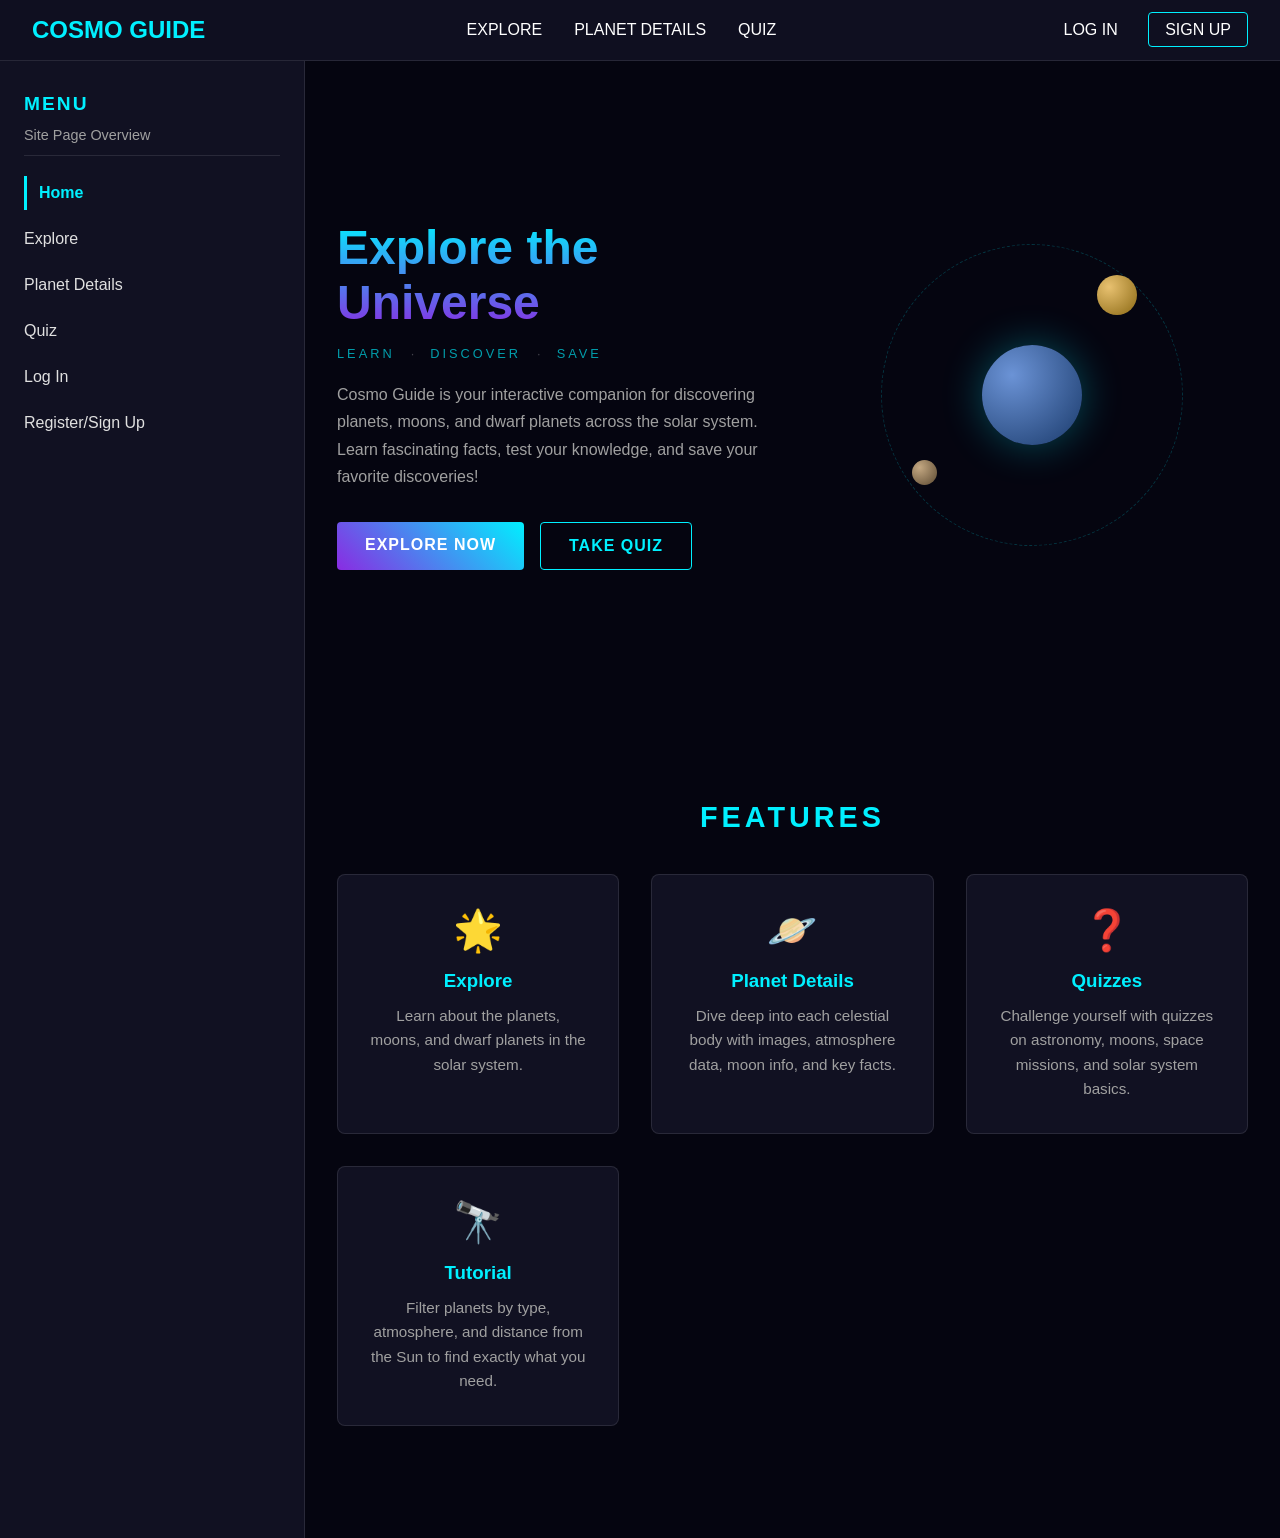
<file: index.html>
<!DOCTYPE html>
<html lang="en">

<head>
    <meta charset="UTF-8">
    <meta name="viewport" content="width=device-width, initial-scale=1.0">
    <title>Cosmo Guide</title>
    <link rel="stylesheet" href="home.css">
</head>

<body>
    <nav class="navbar">
        <div class="logo-group">
            <a href="index.html" class="logo">Cosmo Guide</a>
            <span id="welcome-user" class="welcome-user hidden"></span>
        </div>
        <ul class="nav-links">
            <li><a href="explore.html">Explore</a></li>
            <li><a href="planet.html">Planet details</a></li>
            <li><a href="quiz.html">Quiz</a></li>
        </ul>
        <div class="auth-links">
            <a href="login.html" class="btn-nav">log in</a>
            <a href="register.html" class="btn-nav outline">Sign up</a>
        </div>
    </nav>

    <div class="home-layout">
        <aside class="site-menu">
            <h2>Menu</h2>
            <p class="menu-overview">Site Page Overview</p>
            <nav class="menu-links">
                <a href="index.html" class="active">Home</a>
                <a href="explore.html">Explore</a>
                <a href="planet.html">Planet details</a>
                <a href="quiz.html">Quiz</a>
                <a href="login.html">Log in</a>
                <a href="register.html">Register/Sign Up</a>
            </nav>
        </aside>

        <main class="home-main">
            <section class="hero">
                <div class="hero-content">
                    <h1>Explore the Universe</h1>
                    <div class="pill-group">
                        <span class="pill">LEARN</span>
                        <span class="pill">DISCOVER</span>
                        <span class="pill">SAVE</span>
                    </div>
                    <p class="hero-blurb">
                        Cosmo Guide is your interactive companion for discovering planets, moons, and dwarf
                        planets across the solar system. Learn fascinating facts, test your knowledge, and
                        save your favorite discoveries!
                    </p>
                    <div class="cta-buttons">
                        <a href="explore.html" class="btn-primary">explore now</a>
                        <a href="quiz.html" class="btn-secondary">take quiz</a>
                    </div>
                </div>
                <div class="hero-visual">
                    <div class="planet-orbit">
                        <div class="planet planet-1"></div>
                        <div class="planet planet-2"></div>
                        <div class="planet planet-3"></div>
                    </div>
                </div>
            </section>

            <section class="features">
                <h2>FEATURES</h2>
                <div class="feature-grid">
                    <div class="feature-card">
                        <div class="feature-icon">🌟</div>
                        <h3>Explore</h3>
                        <p>Learn about the planets, moons, and dwarf planets in the solar system.</p>
                    </div>
                    <div class="feature-card">
                        <div class="feature-icon">🪐</div>
                        <h3>Planet details</h3>
                        <p>Dive deep into each celestial body with images, atmosphere data, moon info, and key facts.
                        </p>
                    </div>
                    <div class="feature-card">
                        <div class="feature-icon">❓</div>
                        <h3>Quizzes</h3>
                        <p>Challenge yourself with quizzes on astronomy, moons, space missions, and solar system basics.
                        </p>
                    </div>
                    <div class="feature-card">
                        <div class="feature-icon">🔭</div>
                        <h3>Tutorial</h3>
                        <p>Filter planets by type, atmosphere, and distance from the Sun to find exactly what you need.
                        </p>
                    </div>
                </div>
            </section>

        </main>
    </div>
    <script src="user.js"></script>
</body>

</html>
</file>
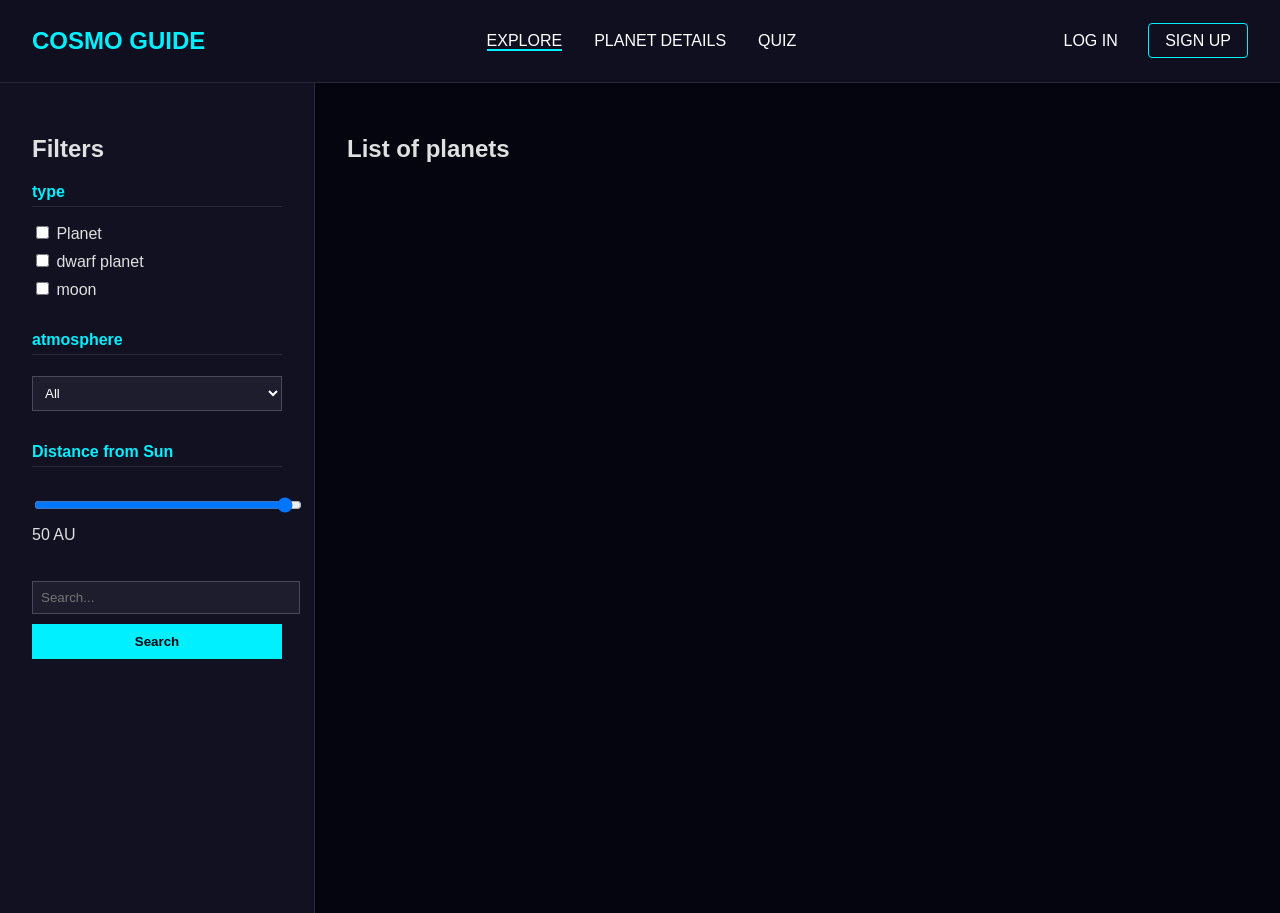
<file: explore.html>
<!DOCTYPE html>
<html lang="en">

<head>
    <meta charset="UTF-8">
    <meta name="viewport" content="width=device-width, initial-scale=1.0">
    <title>Explore - Cosmo Guide</title>
    <link rel="stylesheet" href="explore.css">
</head>

<body>
    <nav class="navbar">
        <div class="logo-group">
            <a href="index.html" class="logo">Cosmo Guide</a>
            <span id="welcome-user" class="welcome-user hidden"></span>
        </div>
        <ul class="nav-links">
            <li><a href="explore.html" class="active">Explore</a></li>
            <li><a href="planet.html">Planet details</a></li>
            <li><a href="quiz.html">Quiz</a></li>
        </ul>
        <div class="auth-links">
            <a href="login.html" class="btn-nav">log in</a>
            <a href="#" class="btn-nav outline">Sign up</a>
        </div>
    </nav>

    <div class="explore-layout">
        <aside class="sidebar">
            <h2>Filters</h2>

            <div class="filter-section">
                <h3>type</h3>
                <label><input type="checkbox" name="type" value="Planet"> Planet</label>
                <label><input type="checkbox" name="type" value="dwarf planet"> dwarf planet</label>
                <label><input type="checkbox" name="type" value="moon"> moon</label>
            </div>

            <div class="filter-section">
                <h3>atmosphere</h3>
                <select id="atmosphere-select">
                    <option value="All">All</option>
                    <option value="None">None</option>
                    <option value="Carbon Dioxide">Carbon Dioxide</option>
                    <option value="Nitrogen">Nitrogen</option>
                </select>
            </div>

            <div class="filter-section">
                <h3>Distance from Sun</h3>
                <input type="range" id="distance" min="0" max="50" step="0.1" value="50">
                <span id="distance-val">50 AU</span>
            </div>

            <div class="search-section">
                <input type="text" id="search-input" placeholder="Search...">
                <button id="search-btn">Search</button>
            </div>
        </aside>

        <main class="content">
            <h2>List of planets</h2>
            <div id="planet-grid" class="planet-grid">
            </div>
        </main>
    </div>

    <script src="explore.js"></script>
    <script src="user.js"></script>
</body>

</html>
</file>
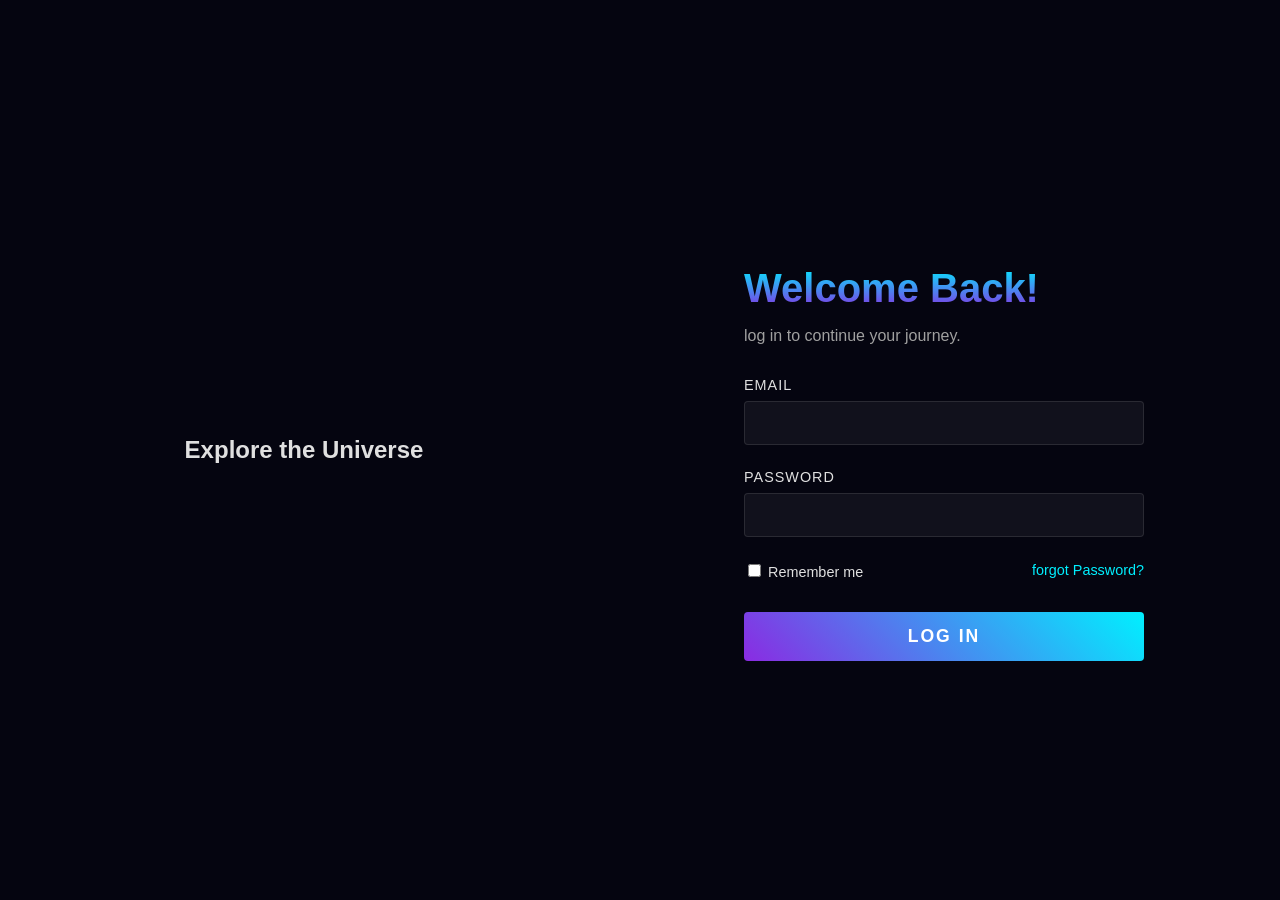
<file: login.html>
<!DOCTYPE html>
<html lang="en">

<head>
    <meta charset="UTF-8">
    <meta name="viewport" content="width=device-width, initial-scale=1.0">
    <title>Login - Cosmo Guide</title>
    <link rel="stylesheet" href="login.css">
</head>

<body>
    <div class="login-container">
        <div class="image-section">
            <div class="image-overlay">
                <h2>Explore the Universe</h2>
            </div>
        </div>

        <div class="form-section">
            <div class="form-wrapper">
                <h1>Welcome Back!</h1>
                <p class="subtitle">log in to continue your journey.</p>

                <div id="error-message" class="error-hidden"></div>

                <form id="login-form" action="login.php" method="POST">
                    <div class="input-group">
                        <label for="email">email</label>
                        <input type="email" id="email" name="email" required>
                    </div>

                    <div class="input-group">
                        <label for="password">Password</label>
                        <input type="password" id="password" name="password" required>
                    </div>

                    <div class="form-actions">
                        <label class="remember-me">
                            <input type="checkbox" name="remember"> Remember me
                        </label>
                        <a href="#" id="forgot-pass-link" class="forgot-pass">forgot Password?</a>
                    </div>

                    <button type="submit" class="btn-primary">LOG IN</button>
                </form>
            </div>
        </div>
    </div>

    <div id="reset-modal" class="modal hidden">
        <div class="modal-content">
            <h2>Reset Password</h2>
            <p class="modal-subtitle">Enter your email and choose a new password.</p>

            <div id="reset-error" class="error-hidden"></div>
            <div id="reset-success" class="success-hidden"></div>

            <form id="reset-form">
                <div class="input-group">
                    <label for="reset-email">email</label>
                    <input type="email" id="reset-email" name="email" required>
                </div>

                <div class="input-group">
                    <label for="reset-password">New Password</label>
                    <input type="password" id="reset-password" name="password" required>
                </div>

                <div class="input-group">
                    <label for="reset-confirm-password">Confirm Password</label>
                    <input type="password" id="reset-confirm-password" name="confirm_password" required>
                </div>

                <div class="modal-actions">
                    <button type="button" id="reset-cancel" class="btn-secondary">Cancel</button>
                    <button type="submit" class="btn-primary">Update Password</button>
                </div>
            </form>
        </div>
    </div>

    <script src="login.js"></script>
</body>

</html>
</file>
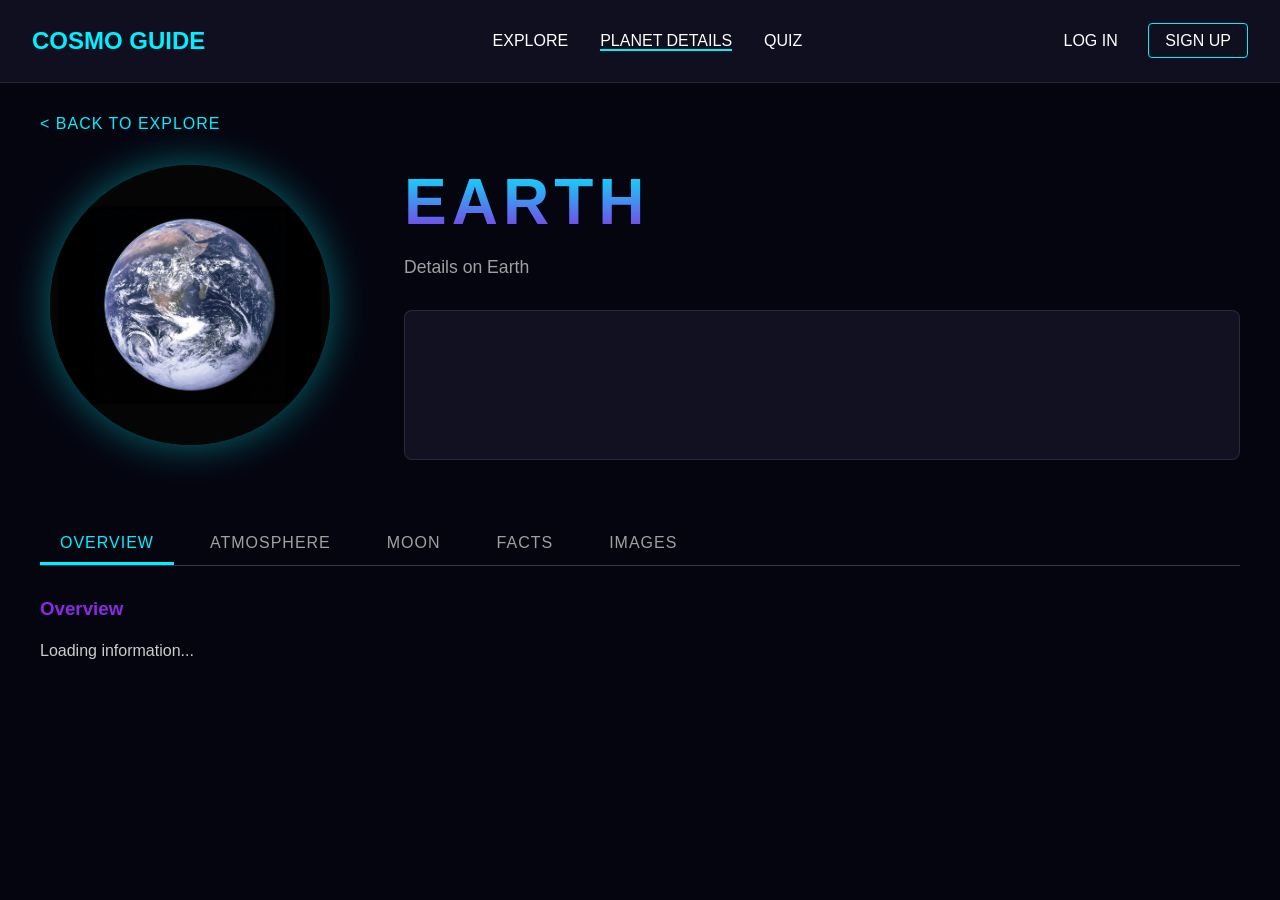
<file: planet.html>
<!DOCTYPE html>
<html lang="en">

<head>
    <meta charset="UTF-8">
    <meta name="viewport" content="width=device-width, initial-scale=1.0">
    <title>Earth - Planet Details - Cosmo Guide</title>
    <link rel="stylesheet" href="planet.css">
</head>

<body>
    <nav class="navbar">
        <div class="logo-group">
            <a href="index.html" class="logo">Cosmo Guide</a>
            <span id="welcome-user" class="welcome-user hidden"></span>
        </div>
        <ul class="nav-links">
            <li><a href="explore.html">Explore</a></li>
            <li><a href="planet.html" class="active">Planet details</a></li>
            <li><a href="quiz.html">Quiz</a></li>
        </ul>
        <div class="auth-links">
            <a href="login.html" class="btn-nav">log in</a>
            <a href="register.html" class="btn-nav outline">Sign up</a>
        </div>
    </nav>

    <div class="planet-layout">
        <div class="top-row">
            <a href="explore.html" class="back-link">&lt; Back to Explore</a>
        </div>

        <div class="hero-section">
            <div class="planet-visual-container">
                <img id="planet-image" class="planet-image" src="images/planets/earth.jpg" alt="Earth">
            </div>
            <div class="planet-info-container">
                <h1 id="planet-name">EARTH</h1>
                <p class="planet-desc">Details on Earth</p>
                <div class="data-box" id="quick-stats">
                </div>
            </div>
        </div>

        <div class="tabs-container">
            <div class="tab-buttons">
                <button class="tab-btn active" data-tab="overview">Overview</button>
                <button class="tab-btn" data-tab="atmosphere">Atmosphere</button>
                <button class="tab-btn" data-tab="moon">Moon</button>
                <button class="tab-btn" data-tab="facts">Facts</button>
                <button class="tab-btn" data-tab="images">Images</button>
            </div>

            <div class="tab-content active" id="overview">
                <h3>Overview</h3>
                <p id="overview-text">Loading information...</p>
            </div>
            <div class="tab-content" id="atmosphere">
                <h3>Atmospheric Composition</h3>
                <p id="atmosphere-text">Loading information...</p>
            </div>
            <div class="tab-content" id="moon">
                <h3>Moons & Satellites</h3>
                <ul id="moon-list"></ul>
            </div>
            <div class="tab-content" id="facts">
                <h3>Quick Facts</h3>
                <ul id="facts-list"></ul>
            </div>
            <div class="tab-content" id="images">
                <h3>Image Gallery</h3>
                <div id="planet-gallery" class="planet-gallery"></div>
            </div>
        </div>
    </div>

    <script src="planet.js"></script>
    <script src="user.js"></script>
</body>

</html>
</file>
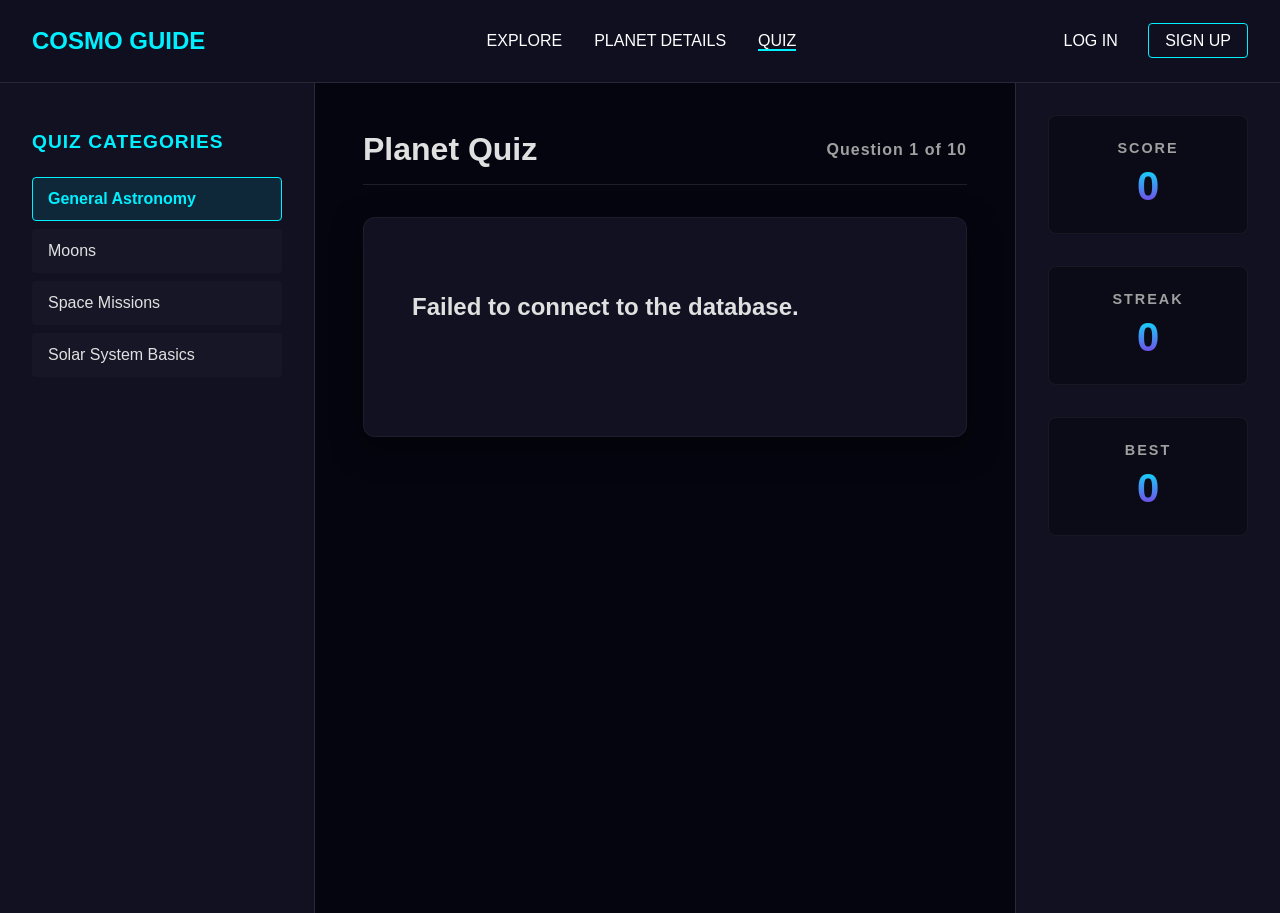
<file: quiz.html>
<!DOCTYPE html>
<html lang="en">

<head>
    <meta charset="UTF-8">
    <meta name="viewport" content="width=device-width, initial-scale=1.0">
    <title>Quiz - Cosmo Guide</title>
    <link rel="stylesheet" href="quiz.css">
</head>

<body>
    <nav class="navbar">
        <div class="logo-group">
            <a href="index.html" class="logo">Cosmo Guide</a>
            <span id="welcome-user" class="welcome-user hidden"></span>
        </div>
        <ul class="nav-links">
            <li><a href="explore.html">Explore</a></li>
            <li><a href="planet.html">Planet details</a></li>
            <li><a href="quiz.html" class="active">Quiz</a></li>
        </ul>
        <div class="auth-links">
            <a href="login.html" class="btn-nav">log in</a>
            <a href="register.html" class="btn-nav outline">Sign up</a>
        </div>
    </nav>

    <div class="quiz-layout">
        <aside class="quiz-sidebar">
            <h2>Quiz Categories</h2>
            <ul class="category-list">
                <li class="active">General Astronomy</li>
                <li>Moons</li>
                <li>Space Missions</li>
                <li>Solar System Basics</li>
            </ul>
        </aside>

        <main class="quiz-main">
            <div class="quiz-header">
                <h2>Planet Quiz</h2>
                <span class="question-tracker">Question <span id="q-current">1</span> of <span
                        id="q-total">10</span></span>
            </div>

            <div class="question-container">
                <h3 id="question-text">Loading question...</h3>

                <div class="options-grid" id="options-container">
                </div>

                <button id="next-btn" class="btn-primary hidden">Next Question</button>
            </div>
        </main>

        <aside class="score-panel">
            <div class="score-card">
                <h3>Score</h3>
                <p id="score-val" class="gradient-text">0</p>
            </div>
            <div class="score-card">
                <h3>Streak</h3>
                <p id="streak-val" class="gradient-text">0</p>
            </div>
            <div class="score-card">
                <h3>Best</h3>
                <p id="best-val" class="gradient-text">0</p>
            </div>
        </aside>
    </div>

    <script src="quiz.js"></script>
    <script src="user.js"></script>
</body>

</html>
</file>
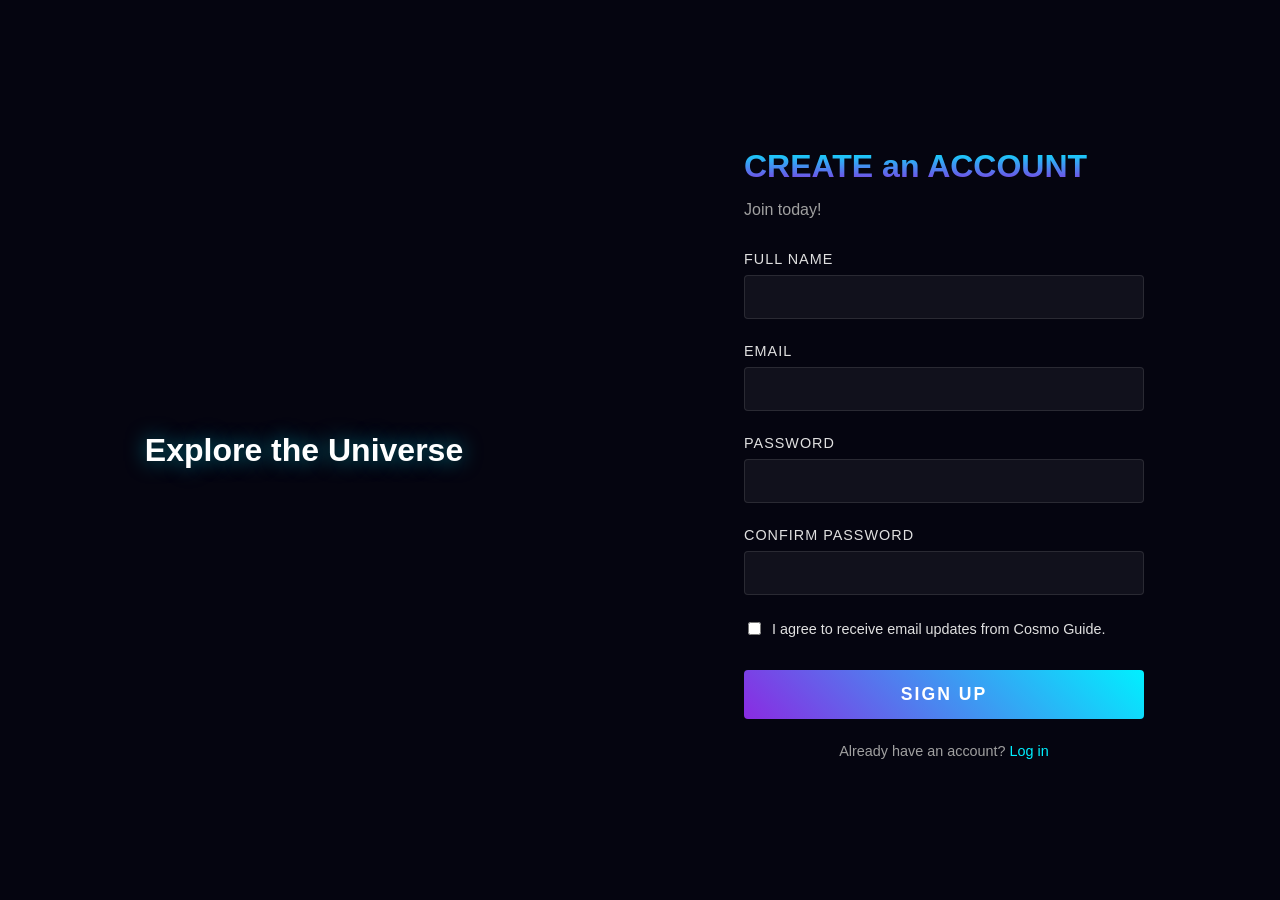
<file: register.html>
<!DOCTYPE html>
<html lang="en">

<head>
    <meta charset="UTF-8">
    <meta name="viewport" content="width=device-width, initial-scale=1.0">
    <title>Register - Cosmo Guide</title>
    <link rel="stylesheet" href="register.css">
</head>

<body>
    <div class="register-container">
        <div class="image-section">
            <div class="image-overlay">
                <h2>Explore the Universe</h2>
            </div>
        </div>

        <div class="form-section">
            <div class="form-wrapper">
                <h1>CREATE an ACCOUNT</h1>
                <p class="subtitle">Join today!</p>

                <div id="error-message" class="error-hidden"></div>

                <form id="register-form" action="register.php" method="POST">
                    <div class="input-group">
                        <label for="full-name">full name</label>
                        <input type="text" id="full-name" name="full_name" required>
                    </div>

                    <div class="input-group">
                        <label for="email">email</label>
                        <input type="email" id="email" name="email" required>
                    </div>

                    <div class="input-group">
                        <label for="password">Password</label>
                        <input type="password" id="password" name="password" required>
                    </div>

                    <div class="input-group">
                        <label for="confirm-password">Confirm Password</label>
                        <input type="password" id="confirm-password" name="confirm_password" required>
                    </div>

                    <div class="form-actions">
                        <label class="agree-terms">
                            <input type="checkbox" name="agree" required> I agree to receive email updates from Cosmo Guide.
                        </label>
                    </div>

                    <button type="submit" class="btn-primary">sign up</button>

                    <p class="login-link">Already have an account? <a href="login.html">Log in</a></p>
                </form>
            </div>
        </div>
    </div>
    <script src="register.js"></script>
</body>

</html>
</file>
<file: home.css>
:root {
    --bg-dark: #050510;
    --bg-panel: #111122;
    --text-light: #e0e0e0;
    --accent-blue: #00f0ff;
    --accent-purple: #8a2be2;
}

body {
    margin: 0;
    font-family: 'Segoe UI', Tahoma, Geneva, Verdana, sans-serif;
    background-color: var(--bg-dark);
    color: var(--text-light);
}

/* Navbar */
.navbar {
    display: flex;
    justify-content: space-between;
    align-items: center;
    padding: 1rem 2rem;
    background-color: rgba(17, 17, 34, 0.9);
    border-bottom: 1px solid rgba(255, 255, 255, 0.1);
}

.logo-group {
    display: flex;
    align-items: baseline;
    gap: 0.75rem;
    flex-wrap: wrap;
}

.logo {
    font-size: 1.5rem;
    font-weight: bold;
    color: var(--accent-blue);
    text-transform: uppercase;
    text-decoration: none;
}

.welcome-user {
    font-size: 0.9rem;
    color: #a0a0a0;
}

.welcome-user.hidden {
    display: none;
}

.nav-links {
    list-style: none;
    display: flex;
    gap: 2rem;
    margin: 0;
    padding: 0;
}

.nav-links a {
    color: white;
    text-decoration: none;
    text-transform: uppercase;
}

.nav-links a.active {
    border-bottom: 2px solid var(--accent-blue);
}

.auth-links .btn-nav {
    color: white;
    text-decoration: none;
    padding: 8px 16px;
    margin-left: 10px;
    text-transform: uppercase;
}

.btn-nav.outline {
    border: 1px solid var(--accent-blue);
    border-radius: 4px;
}

/* Layout */
.home-layout {
    display: flex;
    min-height: calc(100vh - 70px);
}

.site-menu {
    flex: 0 0 20%;
    min-width: 180px;
    max-width: 260px;
    background-color: var(--bg-panel);
    padding: 2rem 1.5rem;
    border-right: 1px solid rgba(255, 255, 255, 0.1);
}

.site-menu h2 {
    margin: 0 0 0.75rem;
    font-size: 1.2rem;
    color: var(--accent-blue);
    text-transform: uppercase;
    letter-spacing: 2px;
}

.menu-overview {
    margin: 0 0 1.25rem;
    padding-bottom: 0.75rem;
    font-size: 0.9rem;
    color: #a0a0a0;
    text-transform: capitalize;
    border-bottom: 1px solid rgba(255, 255, 255, 0.1);
}

.menu-links {
    display: flex;
    flex-direction: column;
    gap: 0.75rem;
}

.menu-links a {
    color: var(--text-light);
    text-decoration: none;
    padding: 0.5rem 0;
    text-transform: capitalize;
    transition: color 0.2s ease;
}

.menu-links a:hover,
.menu-links a.active {
    color: var(--accent-blue);
}

.menu-links a.active {
    font-weight: bold;
    border-left: 3px solid var(--accent-blue);
    padding-left: 0.75rem;
}

/* Hero */
.home-main {
    flex: 1;
    padding: 0 2rem 4rem;
    overflow-y: auto;
}

.hero {
    display: flex;
    align-items: center;
    gap: 3rem;
    padding: 4rem 0;
    min-height: 60vh;
}

.hero-content {
    flex: 1;
}

.hero h1 {
    font-size: 3rem;
    margin: 0 0 1rem;
    background: -webkit-linear-gradient(var(--accent-blue), var(--accent-purple));
    -webkit-background-clip: text;
    -webkit-text-fill-color: transparent;
}

.hero-blurb {
    color: #a0a0a0;
    line-height: 1.7;
    margin-bottom: 2rem;
    max-width: 520px;
}

.pill-group {
    display: flex;
    align-items: center;
    margin-bottom: 1.25rem;
    flex-wrap: wrap;
}

.pill {
    font-size: 0.8rem;
    font-weight: 500;
    letter-spacing: 3px;
    color: rgba(0, 240, 255, 0.65);
    text-transform: uppercase;
}

.pill + .pill::before {
    content: '·';
    margin: 0 1rem;
    color: rgba(255, 255, 255, 0.25);
    font-weight: 400;
    letter-spacing: 0;
}

.cta-buttons {
    display: flex;
    gap: 1rem;
    flex-wrap: wrap;
}

.btn-primary,
.btn-secondary {
    padding: 14px 28px;
    font-weight: bold;
    font-size: 1rem;
    border-radius: 4px;
    text-transform: uppercase;
    letter-spacing: 1px;
    text-decoration: none;
    transition: transform 0.2s ease;
}

.btn-primary {
    background: linear-gradient(45deg, var(--accent-purple), var(--accent-blue));
    color: white;
    border: none;
}

.btn-secondary {
    background: transparent;
    color: var(--accent-blue);
    border: 1px solid var(--accent-blue);
}

.btn-primary:hover,
.btn-secondary:hover {
    transform: scale(1.02);
}

/* Hero visual */
.hero-visual {
    flex: 1;
    display: flex;
    justify-content: center;
    align-items: center;
}

.planet-orbit {
    position: relative;
    width: 300px;
    height: 300px;
    border: 1px dashed rgba(0, 240, 255, 0.2);
    border-radius: 50%;
}

.planet {
    position: absolute;
    border-radius: 50%;
}

.planet-1 {
    width: 100px;
    height: 100px;
    background: radial-gradient(circle at 30% 30%, #6b93d6, #1a3a6b);
    top: 50%;
    left: 50%;
    transform: translate(-50%, -50%);
    box-shadow: 0 0 40px rgba(0, 240, 255, 0.3);
}

.planet-2 {
    width: 40px;
    height: 40px;
    background: radial-gradient(circle at 30% 30%, #e8c170, #8b6914);
    top: 10%;
    right: 15%;
}

.planet-3 {
    width: 25px;
    height: 25px;
    background: radial-gradient(circle at 30% 30%, #c4a882, #5c4a32);
    bottom: 20%;
    left: 10%;
}

/* Features */
.features {
    padding: 3rem 0;
}

.features h2 {
    text-align: center;
    font-size: 1.8rem;
    letter-spacing: 4px;
    color: var(--accent-blue);
    margin-bottom: 2.5rem;
}

.feature-grid {
    display: grid;
    grid-template-columns: repeat(auto-fit, minmax(250px, 1fr));
    gap: 2rem;
}

.feature-card {
    background-color: var(--bg-panel);
    padding: 2rem;
    border-radius: 8px;
    border: 1px solid rgba(255, 255, 255, 0.1);
    text-align: center;
    transition: transform 0.2s, border-color 0.2s;
}

.feature-card:hover {
    transform: translateY(-5px);
    border-color: var(--accent-blue);
}

.feature-icon {
    font-size: 2.5rem;
    margin-bottom: 1rem;
}

.feature-card h3 {
    color: var(--accent-blue);
    margin: 0 0 0.75rem;
    text-transform: capitalize;
}

.feature-card p {
    color: #a0a0a0;
    line-height: 1.6;
    margin: 0;
    font-size: 0.95rem;
}

@media (max-width: 768px) {
    .home-layout {
        flex-direction: column;
    }

    .site-menu {
        flex: none;
        max-width: none;
        width: 100%;
        border-right: none;
        border-bottom: 1px solid rgba(255, 255, 255, 0.1);
        padding: 1.5rem 2rem;
    }

    .menu-links {
        flex-direction: row;
        flex-wrap: wrap;
        gap: 1rem 1.5rem;
    }

    .menu-links a.active {
        border-left: none;
        padding-left: 0;
        border-bottom: 2px solid var(--accent-blue);
    }

    .hero {
        flex-direction: column;
        text-align: center;
        padding: 2rem 0;
    }

    .hero-blurb {
        margin-left: auto;
        margin-right: auto;
    }

    .pill-group,
    .cta-buttons {
        justify-content: center;
    }

    .nav-links {
        display: none;
    }
}
</file>
<file: explore.css>
/* Inherit root variables from login */
:root {
    --bg-dark: #050510;
    --bg-panel: #111122;
    --text-light: #e0e0e0;
    --accent-blue: #00f0ff;
}

body {
    margin: 0;
    font-family: 'Segoe UI', Tahoma, sans-serif;
    background-color: var(--bg-dark);
    color: var(--text-light);
}

/* Navbar */
.navbar {
    display: flex;
    justify-content: space-between;
    align-items: center;
    padding: 1rem 2rem;
    background-color: rgba(17, 17, 34, 0.9);
    border-bottom: 1px solid rgba(255, 255, 255, 0.1);
}

.logo-group {
    display: flex;
    align-items: baseline;
    gap: 0.75rem;
    flex-wrap: wrap;
}

.logo {
    font-size: 1.5rem;
    font-weight: bold;
    color: var(--accent-blue);
    text-transform: uppercase;
    text-decoration: none;
}

.welcome-user {
    font-size: 0.9rem;
    color: #a0a0a0;
}

.welcome-user.hidden {
    display: none;
}

.nav-links {
    list-style: none;
    display: flex;
    gap: 2rem;
}

.nav-links a {
    color: white;
    text-decoration: none;
    text-transform: uppercase;
}

.nav-links a.active {
    border-bottom: 2px solid var(--accent-blue);
}

.auth-links .btn-nav {
    color: white;
    text-decoration: none;
    padding: 8px 16px;
    margin-left: 10px;
    text-transform: uppercase;
}

.btn-nav.outline {
    border: 1px solid var(--accent-blue);
    border-radius: 4px;
}

/* Layout */
.explore-layout {
    display: flex;
    height: calc(100vh - 70px);
}

/* Sidebar */
.sidebar {
    width: 250px;
    background-color: var(--bg-panel);
    padding: 2rem;
    border-right: 1px solid rgba(255, 255, 255, 0.1);
}

.filter-section {
    margin-bottom: 2rem;
}

.filter-section h3 {
    font-size: 1rem;
    color: var(--accent-blue);
    border-bottom: 1px solid rgba(255, 255, 255, 0.1);
    padding-bottom: 5px;
}

.filter-section label {
    display: block;
    margin-bottom: 8px;
    cursor: pointer;
}

select,
input[type="text"],
input[type="range"] {
    width: 100%;
    padding: 8px;
    background-color: rgba(255, 255, 255, 0.05);
    border: 1px solid rgba(255, 255, 255, 0.2);
    color: white;
    margin-top: 5px;
}

.search-section button {
    width: 100%;
    padding: 10px;
    margin-top: 10px;
    background-color: var(--accent-blue);
    color: var(--bg-dark);
    border: none;
    font-weight: bold;
    cursor: pointer;
}

/* Main Content Area */
.content {
    flex: 1;
    padding: 2rem;
    overflow-y: auto;
}

.planet-grid {
    display: grid;
    grid-template-columns: repeat(auto-fill, minmax(200px, 1fr));
    gap: 20px;
    margin-top: 20px;
}

.planet-card {
    background-color: var(--bg-panel);
    padding: 20px;
    border-radius: 8px;
    border: 1px solid rgba(255, 255, 255, 0.1);
    text-align: center;
    transition: transform 0.2s;
}

.planet-card:hover {
    transform: translateY(-5px);
    border-color: var(--accent-blue);
}

.planet-icon {
    width: 80px;
    height: 80px;
    background: radial-gradient(circle, #444, #111);
    border-radius: 50%;
    margin: 0 auto 15px auto;
}

.planet-thumb {
    width: 90px;
    height: 90px;
    object-fit: cover;
    border-radius: 50%;
    margin-bottom: 15px;
    box-shadow: 0 0 15px rgba(0,255,255,.25);
}

.planet-card {
    text-align: center;
}
</file>
<file: login.css>
/* Space Theme Variables */
:root {
    --bg-dark: #050510;
    --text-light: #e0e0e0;
    --accent-blue: #00f0ff;
    --accent-purple: #8a2be2;
    --input-bg: rgba(255, 255, 255, 0.05);
}

body,
html {
    margin: 0;
    padding: 0;
    font-family: 'Segoe UI', Tahoma, Geneva, Verdana, sans-serif;
    background-color: var(--bg-dark);
    color: var(--text-light);
    height: 100vh;
}

.login-container {
    display: flex;
    height: 100vh;
}

.image-section {
    flex: 1;
    background-image: url('https://images.unsplash.com/photo-1462331940025-496dfbfc7564?q=80&w=2048&auto=format&fit=crop');
    /* Placeholder image of space */
    background-size: cover;
    background-position: center;
    position: relative;
}

.image-overlay {
    position: absolute;
    top: 0;
    left: 0;
    right: 0;
    bottom: 0;
    background: linear-gradient(to right, rgba(5, 5, 16, 0.2), var(--bg-dark));
    display: flex;
    align-items: center;
    justify-content: center;
}

.form-section {
    flex: 1;
    display: flex;
    align-items: center;
    justify-content: center;
    padding: 2rem;
}

.form-wrapper {
    width: 100%;
    max-width: 400px;
}

h1 {
    font-size: 2.5rem;
    margin-bottom: 0.5rem;
    background: -webkit-linear-gradient(var(--accent-blue), var(--accent-purple));
    -webkit-background-clip: text;
    -webkit-text-fill-color: transparent;
}

.subtitle {
    margin-bottom: 2rem;
    color: #a0a0a0;
}

.input-group {
    margin-bottom: 1.5rem;
    display: flex;
    flex-direction: column;
}

.input-group label {
    margin-bottom: 0.5rem;
    font-size: 0.9rem;
    text-transform: uppercase;
    letter-spacing: 1px;
}

.input-group input {
    padding: 12px;
    background-color: var(--input-bg);
    border: 1px solid rgba(255, 255, 255, 0.1);
    color: white;
    border-radius: 4px;
    font-size: 1rem;
    transition: border-color 0.3s ease;
}

.input-group input:focus {
    outline: none;
    border-color: var(--accent-blue);
    box-shadow: 0 0 10px rgba(0, 240, 255, 0.2);
}

.form-actions {
    display: flex;
    justify-content: space-between;
    align-items: center;
    margin-bottom: 2rem;
    font-size: 0.9rem;
}

.forgot-pass {
    color: var(--accent-blue);
    text-decoration: none;
}

.btn-primary {
    width: 100%;
    padding: 14px;
    background: linear-gradient(45deg, var(--accent-purple), var(--accent-blue));
    border: none;
    color: white;
    font-weight: bold;
    font-size: 1.1rem;
    border-radius: 4px;
    cursor: pointer;
    text-transform: uppercase;
    letter-spacing: 2px;
    transition: transform 0.2s ease;
}

.btn-primary:hover {
    transform: scale(1.02);
}

.error-hidden {
    display: none;
}

.error-visible {
    background-color: rgba(255, 50, 50, 0.1);
    border: 1px solid #ff3333;
    color: #ff3333;
    padding: 10px;
    border-radius: 4px;
    margin-bottom: 1rem;
}

.success-hidden {
    display: none;
}

.success-visible {
    background-color: rgba(0, 240, 255, 0.1);
    border: 1px solid var(--accent-blue);
    color: var(--accent-blue);
    padding: 10px;
    border-radius: 4px;
    margin-bottom: 1rem;
}

.modal {
    position: fixed;
    inset: 0;
    background-color: rgba(5, 5, 16, 0.85);
    display: flex;
    align-items: center;
    justify-content: center;
    z-index: 1000;
    padding: 1rem;
}

.modal.hidden {
    display: none;
}

.modal-content {
    background-color: #111122;
    border: 1px solid rgba(255, 255, 255, 0.1);
    border-radius: 8px;
    padding: 2rem;
    width: 100%;
    max-width: 400px;
}

.modal-content h2 {
    margin: 0 0 0.5rem;
    font-size: 1.75rem;
    background: -webkit-linear-gradient(var(--accent-blue), var(--accent-purple));
    -webkit-background-clip: text;
    -webkit-text-fill-color: transparent;
}

.modal-subtitle {
    margin: 0 0 1.5rem;
    color: #a0a0a0;
    font-size: 0.95rem;
}

.modal-actions {
    display: flex;
    gap: 1rem;
    margin-top: 0.5rem;
}

.modal-actions .btn-primary,
.modal-actions .btn-secondary {
    flex: 1;
    width: auto;
}

.btn-secondary {
    padding: 14px;
    background: transparent;
    border: 1px solid rgba(255, 255, 255, 0.2);
    color: var(--text-light);
    font-weight: bold;
    font-size: 1rem;
    border-radius: 4px;
    cursor: pointer;
    text-transform: uppercase;
    letter-spacing: 1px;
    transition: border-color 0.2s ease;
}

.btn-secondary:hover {
    border-color: var(--accent-blue);
}
</file>
<file: planet.css>
:root {
    --bg-dark: #050510;
    --bg-panel: #111122;
    --text-light: #e0e0e0;
    --accent-blue: #00f0ff;
    --accent-purple: #8a2be2;
}

body {
    margin: 0;
    font-family: 'Segoe UI', Tahoma, sans-serif;
    background-color: var(--bg-dark);
    color: var(--text-light);
}

/* Navbar styling inherited from your existing setup */
.navbar {
    display: flex;
    justify-content: space-between;
    align-items: center;
    padding: 1rem 2rem;
    background-color: rgba(17, 17, 34, 0.9);
    border-bottom: 1px solid rgba(255, 255, 255, 0.1);
}

.logo-group {
    display: flex;
    align-items: baseline;
    gap: 0.75rem;
}

.logo {
    font-size: 1.5rem;
    font-weight: bold;
    color: var(--accent-blue);
    text-transform: uppercase;
    text-decoration: none;
}

.nav-links {
    list-style: none;
    display: flex;
    gap: 2rem;
}

.nav-links a {
    color: white;
    text-decoration: none;
    text-transform: uppercase;
}

.nav-links a.active {
    border-bottom: 2px solid var(--accent-blue);
}

.auth-links .btn-nav {
    color: white;
    text-decoration: none;
    padding: 8px 16px;
    margin-left: 10px;
    text-transform: uppercase;
}

.btn-nav.outline {
    border: 1px solid var(--accent-blue);
    border-radius: 4px;
}

/* Page Layout */
.planet-layout {
    max-width: 1200px;
    margin: 0 auto;
    padding: 2rem;
}

.back-link {
    color: var(--accent-blue);
    text-decoration: none;
    font-size: 1rem;
    text-transform: uppercase;
    letter-spacing: 1px;
}

.hero-section {
    display: flex;
    margin-top: 2rem;
    gap: 4rem;
    align-items: flex-start;
}

.planet-visual-container {
    flex: 0 0 300px;
    display: flex;
    flex-direction: column;
    align-items: center;
}

.planet-sphere {
    width: 250px;
    height: 250px;
    border-radius: 50%;
    background: radial-gradient(circle at 30% 30%, #6b93d6, #1a3a6b);
    box-shadow: inset -20px -20px 40px rgba(0, 0, 0, 0.8), 0 0 40px rgba(0, 240, 255, 0.2);
    border: 1px solid rgba(255, 255, 255, 0.1);
}

.planet-shadow {
    width: 200px;
    height: 20px;
    background: rgba(0, 0, 0, 0.5);
    border-radius: 50%;
    margin-top: 20px;
    filter: blur(8px);
}

.planet-info-container {
    flex: 1;
}

#planet-name {
    font-size: 4rem;
    margin: 0 0 0.5rem 0;
    text-transform: uppercase;
    letter-spacing: 5px;
    background: -webkit-linear-gradient(var(--accent-blue), var(--accent-purple));
    -webkit-background-clip: text;
    -webkit-text-fill-color: transparent;
}

.planet-desc {
    color: #a0a0a0;
    font-size: 1.1rem;
    margin-bottom: 2rem;
}

.data-box {
    background-color: var(--bg-panel);
    border: 1px solid rgba(255, 255, 255, 0.1);
    padding: 1.5rem;
    border-radius: 8px;
    min-height: 100px;
}

/* Tabs */
.tabs-container {
    margin-top: 4rem;
}

.tab-buttons {
    display: flex;
    border-bottom: 1px solid rgba(255, 255, 255, 0.2);
    gap: 1rem;
}

.tab-btn {
    background: none;
    border: none;
    color: #a0a0a0;
    padding: 10px 20px;
    font-size: 1rem;
    cursor: pointer;
    text-transform: uppercase;
    letter-spacing: 1px;
    border-bottom: 3px solid transparent;
    transition: all 0.3s ease;
}

.tab-btn:hover {
    color: white;
}

.tab-btn.active {
    color: var(--accent-blue);
    border-bottom: 3px solid var(--accent-blue);
}

.tab-content {
    display: none;
    padding: 2rem 0;
    animation: fadeIn 0.3s ease;
}

.tab-content.active {
    display: block;
}

.tab-content h3 {
    color: var(--accent-purple);
    margin-top: 0;
}

.tab-content p,
.tab-content ul {
    color: #cccccc;
    line-height: 1.6;
}

.image-gallery-placeholder {
    display: flex;
    gap: 1rem;
}

.gallery-img {
    width: 150px;
    height: 100px;
    background-color: var(--bg-panel);
    border: 1px solid rgba(255, 255, 255, 0.1);
    border-radius: 4px;
    display: flex;
    align-items: center;
    justify-content: center;
    font-size: 2rem;
}

@keyframes fadeIn {
    from {
        opacity: 0;
        transform: translateY(10px);
    }

    to {
        opacity: 1;
        transform: translateY(0);
    }
}

@media (max-width: 768px) {
    .hero-section {
        flex-direction: column;
        align-items: center;
        text-align: center;
    }

    .tab-buttons {
        overflow-x: auto;
        white-space: nowrap;
    }
}

.planet-image {
    width: 280px;
    height: 280px;
    object-fit: cover;
    border-radius: 50%;
    box-shadow: 0 0 40px rgba(0,255,255,.4);
}

.planet-gallery {
    display: flex;
    gap: 20px;
    flex-wrap: wrap;
}

.gallery-photo {
    width: 250px;
    height: 180px;
    object-fit: cover;
    border-radius: 10px;
    border: 1px solid rgba(255,255,255,.15);
}

#moon-list li,
#facts-list li {
    margin-bottom: 12px;
}
</file>
<file: quiz.css>
:root {
    --bg-dark: #050510;
    --bg-panel: #111122;
    --text-light: #e0e0e0;
    --accent-blue: #00f0ff;
    --accent-purple: #8a2be2;
    --success-green: #00ff88;
    --error-red: #ff3366;
}

body {
    margin: 0;
    font-family: 'Segoe UI', Tahoma, sans-serif;
    background-color: var(--bg-dark);
    color: var(--text-light);
}

/* Reused Navbar */
.navbar {
    display: flex;
    justify-content: space-between;
    align-items: center;
    padding: 1rem 2rem;
    background-color: rgba(17, 17, 34, 0.9);
    border-bottom: 1px solid rgba(255, 255, 255, 0.1);
}

.logo-group {
    display: flex;
    align-items: baseline;
    gap: 0.75rem;
}

.logo {
    font-size: 1.5rem;
    font-weight: bold;
    color: var(--accent-blue);
    text-transform: uppercase;
    text-decoration: none;
}

.nav-links {
    list-style: none;
    display: flex;
    gap: 2rem;
}

.nav-links a {
    color: white;
    text-decoration: none;
    text-transform: uppercase;
}

.nav-links a.active {
    border-bottom: 2px solid var(--accent-blue);
}

.auth-links .btn-nav {
    color: white;
    text-decoration: none;
    padding: 8px 16px;
    margin-left: 10px;
    text-transform: uppercase;
}

.btn-nav.outline {
    border: 1px solid var(--accent-blue);
    border-radius: 4px;
}

/* Quiz Layout */
.quiz-layout {
    display: flex;
    min-height: calc(100vh - 70px);
}

.quiz-sidebar {
    width: 250px;
    background-color: var(--bg-panel);
    padding: 2rem;
    border-right: 1px solid rgba(255, 255, 255, 0.1);
}

.quiz-sidebar h2 {
    color: var(--accent-blue);
    font-size: 1.2rem;
    text-transform: uppercase;
    letter-spacing: 1px;
    margin-bottom: 1.5rem;
}

.category-list {
    list-style: none;
    padding: 0;
    margin: 0;
}

.category-list li {
    padding: 12px 15px;
    margin-bottom: 8px;
    border-radius: 4px;
    cursor: pointer;
    background-color: rgba(255, 255, 255, 0.02);
    border: 1px solid transparent;
    transition: all 0.2s;
}

.category-list li:hover {
    border-color: rgba(255, 255, 255, 0.2);
}

.category-list li.active {
    background: rgba(0, 240, 255, 0.1);
    border-color: var(--accent-blue);
    color: var(--accent-blue);
    font-weight: bold;
}

/* Main Quiz Area */
.quiz-main {
    flex: 1;
    padding: 3rem;
    display: flex;
    flex-direction: column;
}

.quiz-header {
    display: flex;
    justify-content: space-between;
    align-items: center;
    margin-bottom: 2rem;
    padding-bottom: 1rem;
    border-bottom: 1px solid rgba(255, 255, 255, 0.1);
}

.quiz-header h2 {
    margin: 0;
    font-size: 2rem;
}

.question-tracker {
    color: #a0a0a0;
    font-weight: bold;
    letter-spacing: 1px;
}

.question-container {
    background-color: var(--bg-panel);
    padding: 3rem;
    border-radius: 12px;
    border: 1px solid rgba(255, 255, 255, 0.05);
    box-shadow: 0 10px 30px rgba(0, 0, 0, 0.5);
}

#question-text {
    font-size: 1.5rem;
    line-height: 1.4;
    margin-bottom: 2rem;
}

.options-grid {
    display: flex;
    flex-direction: column;
    gap: 1rem;
    margin-bottom: 2rem;
}

.option-btn {
    text-align: left;
    padding: 1rem 1.5rem;
    background-color: rgba(255, 255, 255, 0.05);
    border: 1px solid rgba(255, 255, 255, 0.2);
    color: white;
    font-size: 1.1rem;
    border-radius: 8px;
    cursor: pointer;
    transition: all 0.2s;
}

.option-btn:hover:not(:disabled) {
    background-color: rgba(255, 255, 255, 0.1);
    border-color: var(--accent-blue);
    transform: translateX(5px);
}

.option-btn.correct {
    background-color: rgba(0, 255, 136, 0.1);
    border-color: var(--success-green);
    color: var(--success-green);
}

.option-btn.wrong {
    background-color: rgba(255, 51, 102, 0.1);
    border-color: var(--error-red);
    color: var(--error-red);
}

.option-btn:disabled {
    cursor: not-allowed;
    opacity: 0.7;
}

.btn-primary {
    background: linear-gradient(45deg, var(--accent-purple), var(--accent-blue));
    border: none;
    color: white;
    padding: 12px 24px;
    font-weight: bold;
    font-size: 1rem;
    border-radius: 4px;
    cursor: pointer;
    text-transform: uppercase;
    letter-spacing: 2px;
}

.hidden {
    display: none !important;
}

/* Score Panel */
.score-panel {
    width: 200px;
    background-color: var(--bg-panel);
    padding: 2rem;
    border-left: 1px solid rgba(255, 255, 255, 0.1);
    display: flex;
    flex-direction: column;
    gap: 2rem;
}

.score-card {
    text-align: center;
    background: rgba(0, 0, 0, 0.3);
    padding: 1.5rem 1rem;
    border-radius: 8px;
    border: 1px solid rgba(255, 255, 255, 0.05);
}

.score-card h3 {
    margin: 0 0 0.5rem 0;
    color: #a0a0a0;
    font-size: 0.9rem;
    text-transform: uppercase;
    letter-spacing: 2px;
}

.gradient-text {
    margin: 0;
    font-size: 2.5rem;
    font-weight: bold;
    background: -webkit-linear-gradient(var(--accent-blue), var(--accent-purple));
    -webkit-background-clip: text;
    -webkit-text-fill-color: transparent;
}
</file>
<file: register.css>
:root {
    --bg-dark: #050510;
    --text-light: #e0e0e0;
    --accent-blue: #00f0ff;
    --accent-purple: #8a2be2;
    --input-bg: rgba(255, 255, 255, 0.05);
}

body,
html {
    margin: 0;
    padding: 0;
    font-family: 'Segoe UI', Tahoma, Geneva, Verdana, sans-serif;
    background-color: var(--bg-dark);
    color: var(--text-light);
    height: 100vh;
}

.register-container {
    display: flex;
    height: 100vh;
}

.image-section {
    flex: 1;
    background-image: url('https://images.unsplash.com/photo-1462331940025-496dfbfc7564?q=80&w=2048&auto=format&fit=crop');
    background-size: cover;
    background-position: center;
    position: relative;
}

.image-overlay {
    position: absolute;
    top: 0;
    left: 0;
    right: 0;
    bottom: 0;
    background: linear-gradient(to right, rgba(5, 5, 16, 0.2), var(--bg-dark));
    display: flex;
    align-items: center;
    justify-content: center;
}

.image-overlay h2 {
    font-size: 2rem;
    color: white;
    text-shadow: 0 0 20px rgba(0, 240, 255, 0.5);
}

.form-section {
    flex: 1;
    display: flex;
    align-items: center;
    justify-content: center;
    padding: 2rem;
    overflow-y: auto;
}

.form-wrapper {
    width: 100%;
    max-width: 400px;
}

.form-wrapper h1 {
    font-size: clamp(1.35rem, 4.5vw, 2rem);
    margin-bottom: 0.5rem;
    white-space: nowrap;
    background: -webkit-linear-gradient(var(--accent-blue), var(--accent-purple));
    -webkit-background-clip: text;
    -webkit-text-fill-color: transparent;
}

.subtitle {
    margin-bottom: 2rem;
    color: #a0a0a0;
}

.input-group {
    margin-bottom: 1.5rem;
    display: flex;
    flex-direction: column;
}

.input-group label {
    margin-bottom: 0.5rem;
    font-size: 0.9rem;
    text-transform: uppercase;
    letter-spacing: 1px;
}

.input-group input {
    padding: 12px;
    background-color: var(--input-bg);
    border: 1px solid rgba(255, 255, 255, 0.1);
    color: white;
    border-radius: 4px;
    font-size: 1rem;
    transition: border-color 0.3s ease;
}

.input-group input:focus {
    outline: none;
    border-color: var(--accent-blue);
    box-shadow: 0 0 10px rgba(0, 240, 255, 0.2);
}

.form-actions {
    margin-bottom: 2rem;
    font-size: 0.9rem;
}

.agree-terms {
    display: flex;
    align-items: center;
    gap: 8px;
    cursor: pointer;
}

.btn-primary {
    width: 100%;
    padding: 14px;
    background: linear-gradient(45deg, var(--accent-purple), var(--accent-blue));
    border: none;
    color: white;
    font-weight: bold;
    font-size: 1.1rem;
    border-radius: 4px;
    cursor: pointer;
    text-transform: uppercase;
    letter-spacing: 2px;
    transition: transform 0.2s ease;
}

.btn-primary:hover {
    transform: scale(1.02);
}

.login-link {
    text-align: center;
    margin-top: 1.5rem;
    color: #a0a0a0;
    font-size: 0.9rem;
}

.login-link a {
    color: var(--accent-blue);
    text-decoration: none;
}

.error-hidden {
    display: none;
}

.error-visible {
    background-color: rgba(255, 50, 50, 0.1);
    border: 1px solid #ff3333;
    color: #ff3333;
    padding: 10px;
    border-radius: 4px;
    margin-bottom: 1rem;
}

@media (max-width: 768px) {
    .register-container {
        flex-direction: column;
    }

    .image-section {
        min-height: 200px;
        flex: none;
    }
}
</file>
